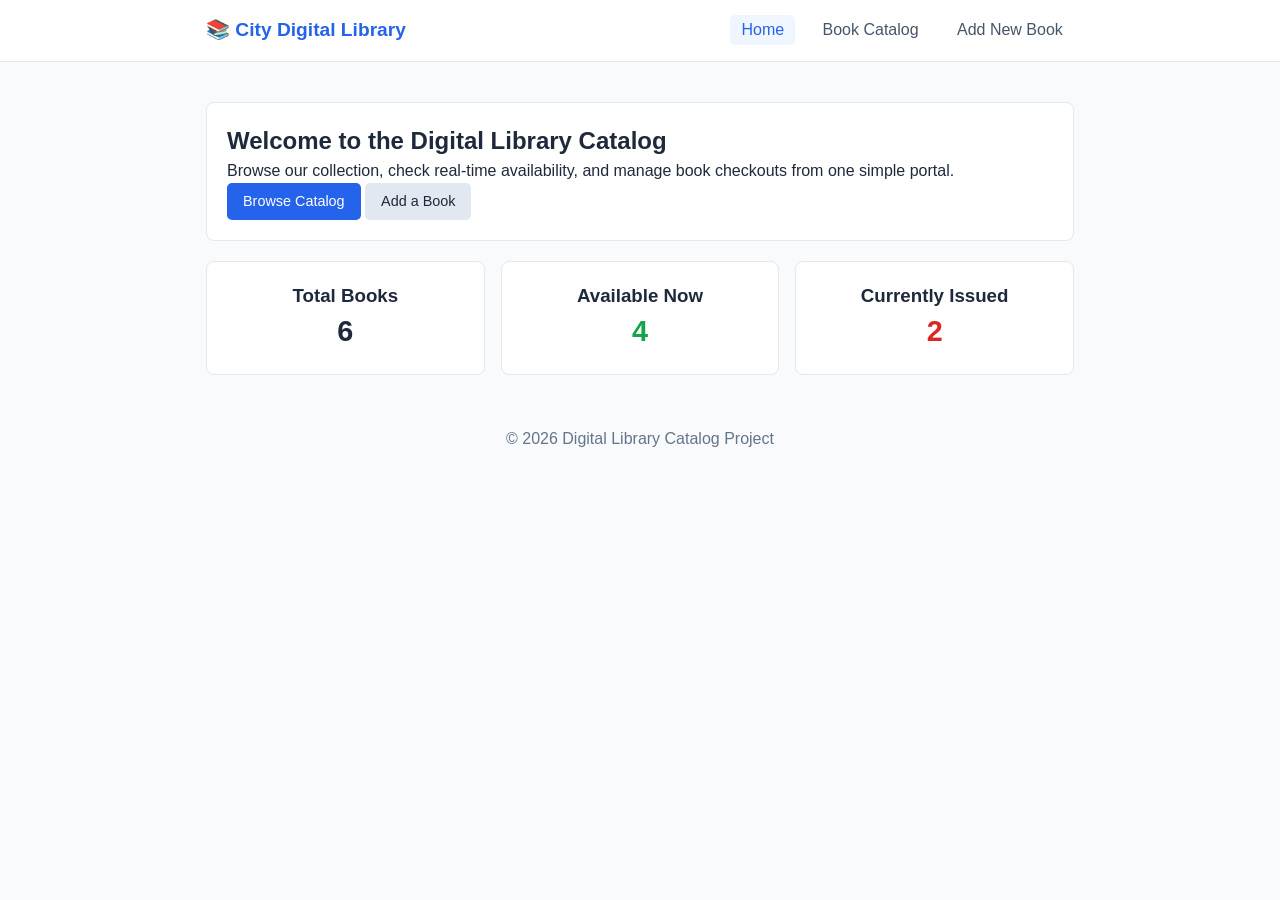
<file: index.html>
<!DOCTYPE html>
<html lang="en">
<head>
  <meta charset="UTF-8">
  <meta name="viewport" content="width=device-width, initial-scale=1.0">
  <title>Digital Library | Home</title>
  <link rel="stylesheet" href="style.css">
</head>
<body>

  <header class="site-header">
    <div class="container nav-wrapper">
      <a href="index.html" class="brand">📚 City Digital Library</a>
      <nav aria-label="Main Navigation">
        <ul class="nav-links">
          <li><a href="index.html" class="active">Home</a></li>
          <li><a href="catalog.html">Book Catalog</a></li>
          <li><a href="add-book.html">Add New Book</a></li>
        </ul>
      </nav>
    </div>
  </header>

  <main class="container">
    <section class="hero-card">
      <h1>Welcome to the Digital Library Catalog</h1>
      <p>Browse our collection, check real-time availability, and manage book checkouts from one simple portal.</p>
      <div class="hero-actions">
        <a href="catalog.html" class="btn btn-primary">Browse Catalog</a>
        <a href="add-book.html" class="btn btn-secondary">Add a Book</a>
      </div>
    </section>

    <section class="stats-grid" aria-label="Library Statistics">
      <article class="stat-card">
        <h3>Total Books</h3>
        <p id="total-count" class="stat-number">0</p>
      </article>
      <article class="stat-card">
        <h3>Available Now</h3>
        <p id="available-count" class="stat-number text-green">0</p>
      </article>
      <article class="stat-card">
        <h3>Currently Issued</h3>
        <p id="issued-count" class="stat-number text-red">0</p>
      </article>
    </section>
  </main>

  <footer class="site-footer">
    <p>&copy; 2026 Digital Library Catalog Project</p>
  </footer>

  <script src="script.js"></script>
</body>
</html>
</file>
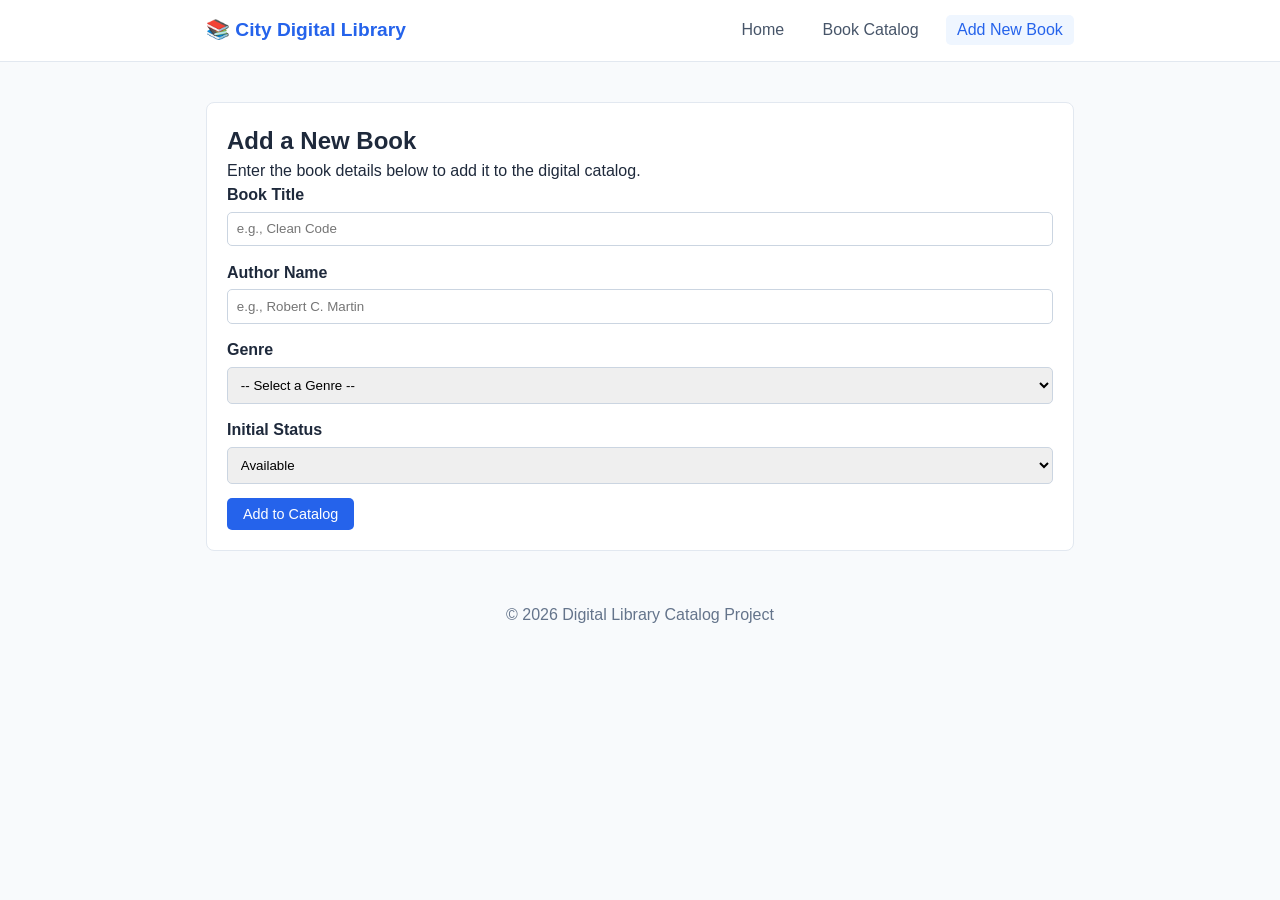
<file: add-book.html>
<!DOCTYPE html>
<html lang="en">
<head>
  <meta charset="UTF-8">
  <meta name="viewport" content="width=device-width, initial-scale=1.0">
  <title>Digital Library | Add Book</title>
  <link rel="stylesheet" href="style.css">
</head>
<body>

  <header class="site-header">
    <div class="container nav-wrapper">
      <a href="index.html" class="brand">📚 City Digital Library</a>
      <nav aria-label="Main Navigation">
        <ul class="nav-links">
          <li><a href="index.html">Home</a></li>
          <li><a href="catalog.html">Book Catalog</a></li>
          <li><a href="add-book.html" class="active">Add New Book</a></li>
        </ul>
      </nav>
    </div>
  </header>

  <main class="container">
    <section class="form-card">
      <h1>Add a New Book</h1>
      <p>Enter the book details below to add it to the digital catalog.</p>

      <form id="add-book-form">
        <div class="form-group">
          <label for="book-title">Book Title</label>
          <input type="text" id="book-title" placeholder="e.g., Clean Code" required>
        </div>

        <div class="form-group">
          <label for="book-author">Author Name</label>
          <input type="text" id="book-author" placeholder="e.g., Robert C. Martin" required>
        </div>

        <div class="form-group">
          <label for="book-genre">Genre</label>
          <select id="book-genre" required>
            <option value="">-- Select a Genre --</option>
            <option value="Computer Science">Computer Science</option>
            <option value="Fiction">Fiction</option>
            <option value="Science">Science</option>
            <option value="History">History</option>
            <option value="Biography">Biography</option>
          </select>
        </div>

        <div class="form-group">
          <label for="book-status">Initial Status</label>
          <select id="book-status">
            <option value="Available">Available</option>
            <option value="Issued">Issued</option>
          </select>
        </div>

        <button type="submit" class="btn btn-primary full-width">Add to Catalog</button>
      </form>
    </section>
  </main>

  <footer class="site-footer">
    <p>&copy; 2026 Digital Library Catalog Project</p>
  </footer>

  <script src="script.js"></script>
</body>
</html>
</file>
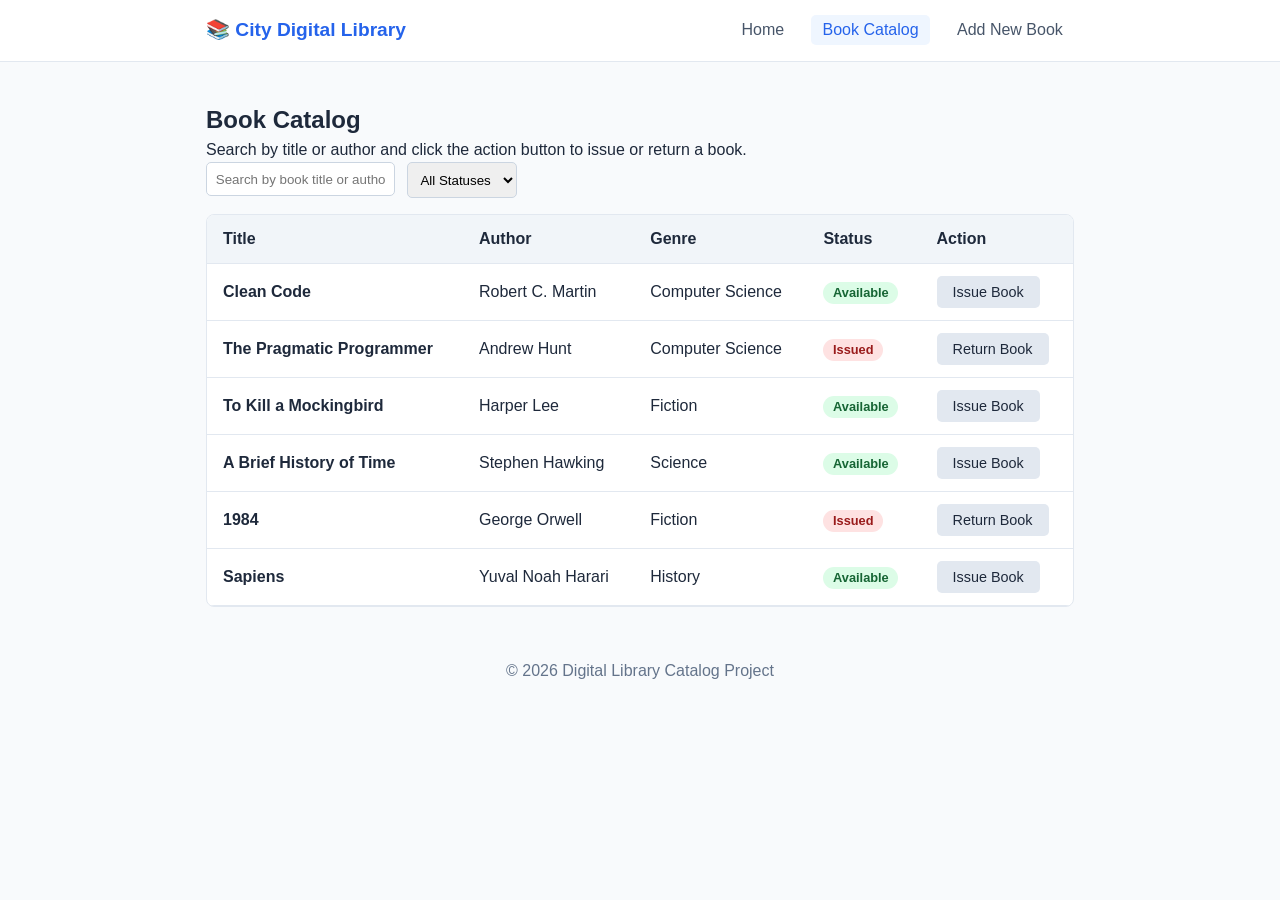
<file: catalog.html>
<!DOCTYPE html>
<html lang="en">
<head>
  <meta charset="UTF-8">
  <meta name="viewport" content="width=device-width, initial-scale=1.0">
  <title>Digital Library | Book Catalog</title>
  <link rel="stylesheet" href="style.css">
</head>
<body>

  <header class="site-header">
    <div class="container nav-wrapper">
      <a href="index.html" class="brand">📚 City Digital Library</a>
      <nav aria-label="Main Navigation">
        <ul class="nav-links">
          <li><a href="index.html">Home</a></li>
          <li><a href="catalog.html" class="active">Book Catalog</a></li>
          <li><a href="add-book.html">Add New Book</a></li>
        </ul>
      </nav>
    </div>
  </header>

  <main class="container">
    <section class="page-header">
      <h1>Book Catalog</h1>
      <p>Search by title or author and click the action button to issue or return a book.</p>
    </section>

    <!-- Search & Filter Controls -->
    <section class="controls-bar" aria-label="Search and Filter">
      <div class="search-box">
        <label for="search-input" class="sr-only">Search by title or author</label>
        <input 
          type="text" 
          id="search-input" 
          placeholder="Search by book title or author..."
        >
      </div>

      <div class="filter-box">
        <label for="status-filter" class="sr-only">Filter by status</label>
        <select id="status-filter">
          <option value="all">All Statuses</option>
          <option value="Available">Available</option>
          <option value="Issued">Issued</option>
        </select>
      </div>
    </section>

    <!-- Books Table -->
    <section class="table-container">
      <table id="books-table">
        <thead>
          <tr>
            <th>Title</th>
            <th>Author</th>
            <th>Genre</th>
            <th>Status</th>
            <th>Action</th>
          </tr>
        </thead>
        <tbody id="books-tbody">
          <!-- Rows populated dynamically via script.js -->
        </tbody>
      </table>
      <p id="no-results" class="empty-message hidden">No books match your search criteria.</p>
    </section>
  </main>

  <footer class="site-footer">
    <p>&copy; 2026 Digital Library Catalog Project</p>
  </footer>

  <script src="script.js"></script>
</body>
</html>
</file>
<file: style.css>
/* Basic Reset & Layout */
* {
  box-sizing: border-box;
  margin: 0;
  padding: 0;
  font-family: Arial, sans-serif;
}

body {
  background: #f8fafc;
  color: #1e293b;
  line-height: 1.5;
}

.container {
  max-width: 900px;
  margin: 0 auto;
  padding: 1rem;
}

/* Header & Navigation */
.site-header {
  background: #ffffff;
  border-bottom: 1px solid #e2e8f0;
  margin-bottom: 1.5rem;
}

.nav-wrapper {
  display: flex;
  justify-content: space-between;
  align-items: center;
  flex-wrap: wrap;
}

.brand {
  font-weight: bold;
  font-size: 1.2rem;
  color: #2563eb;
  text-decoration: none;
}

.nav-links {
  list-style: none;
  display: flex;
  gap: 1rem;
}

.nav-links a {
  text-decoration: none;
  color: #475569;
  padding: 0.4rem 0.7rem;
  border-radius: 5px;
}

.nav-links a:hover,
.nav-links a.active {
  background: #eff6ff;
  color: #2563eb;
}

/* Cards, Forms & Controls */
.hero-card, .stat-card, .form-card, .table-container {
  background: #ffffff;
  border: 1px solid #e2e8f0;
  border-radius: 8px;
  padding: 1.25rem;
  margin-bottom: 1.25rem;
}

.stats-grid {
  display: grid;
  grid-template-columns: repeat(auto-fit, minmax(180px, 1fr));
  gap: 1rem;
  text-align: center;
}

.stat-number { font-size: 1.8rem; font-weight: bold; }
.text-green { color: #16a34a; }
.text-red { color: #dc2626; }

.controls-bar {
  display: flex;
  gap: 0.75rem;
  margin-bottom: 1rem;
  flex-wrap: wrap;
}

input, select {
  padding: 0.55rem;
  border: 1px solid #cbd5e1;
  border-radius: 5px;
  width: 100%;
}

.form-group { margin-bottom: 0.9rem; }
.form-group label { display: block; font-weight: bold; margin-bottom: 0.3rem; }

/* Buttons */
.btn, .btn-toggle {
  padding: 0.5rem 1rem;
  border: none;
  border-radius: 5px;
  cursor: pointer;
  text-decoration: none;
  display: inline-block;
  font-size: 0.9rem;
}

.btn-primary { background: #2563eb; color: #ffffff; }
.btn-secondary, .btn-toggle { background: #e2e8f0; color: #1e293b; }
.btn-toggle:hover { background: #2563eb; color: #ffffff; }

/* Table & Status Badges */
.table-container { overflow-x: auto; padding: 0; }
table { width: 100%; border-collapse: collapse; text-align: left; }
th, td { padding: 0.75rem 1rem; border-bottom: 1px solid #e2e8f0; }
thead { background: #f1f5f9; }
tbody tr:hover { background: #f1f5f9; } /* Hover row highlight */

.badge {
  padding: 0.2rem 0.6rem;
  border-radius: 12px;
  font-size: 0.8rem;
  font-weight: bold;
}

.badge-available { background: #dcfce7; color: #166534; }
.badge-issued { background: #fee2e2; color: #991b1b; }

/* Utilities & Footer */
.hidden, .sr-only { display: none; }
.empty-message, .site-footer { text-align: center; padding: 1rem; color: #64748b; }
</file>
